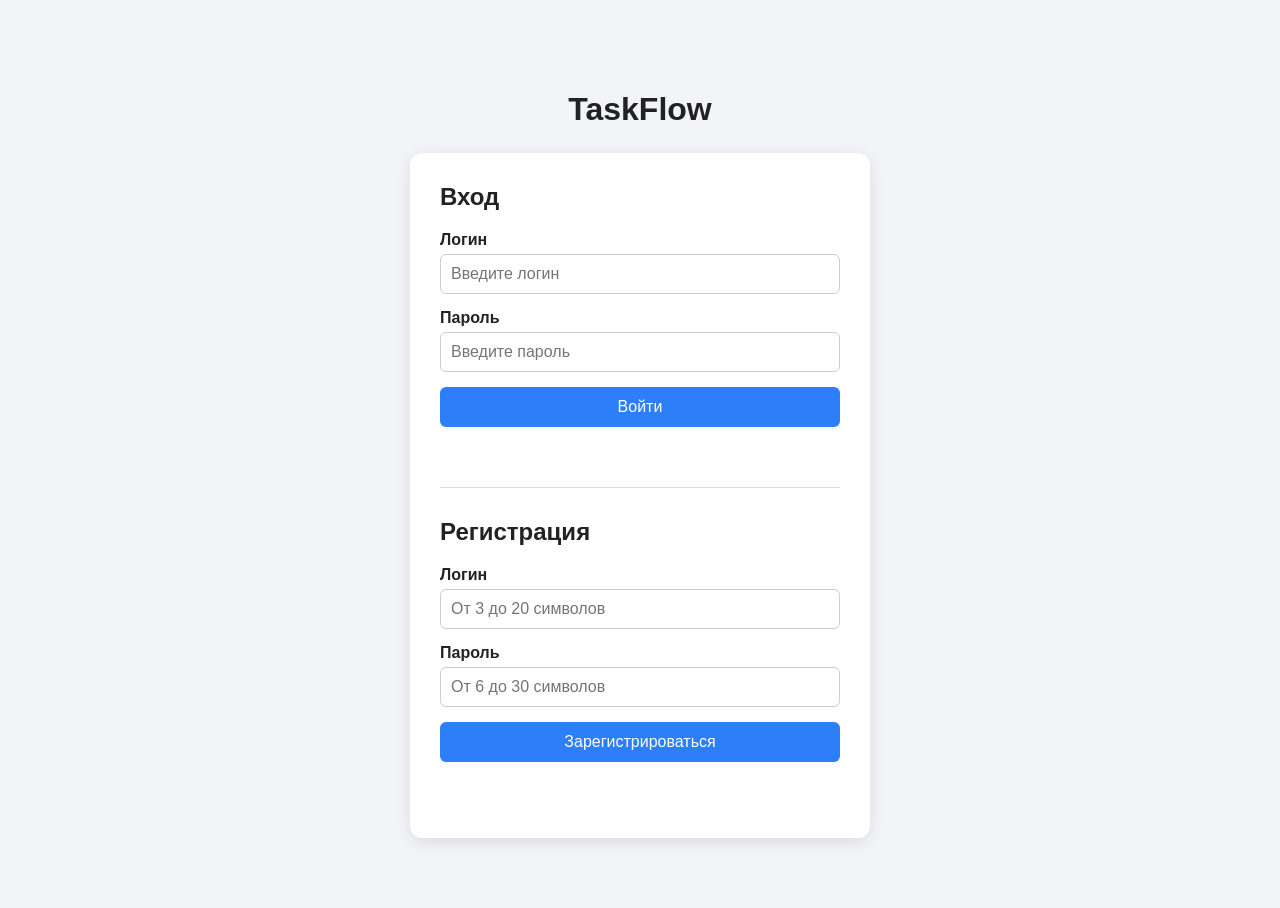
<file: index.html>
<!DOCTYPE html>
<html lang="ru">
<head>
    <meta charset="UTF-8">
    <meta name="viewport" content="width=device-width, initial-scale=1.0">

    <title>TaskFlow</title>

    <link rel="stylesheet" href="css/style.css">
</head>

<body>

    <main class="auth-container">

        <h1>TaskFlow</h1>

        <section class="auth-card">

            <h2>Вход</h2>

            <form id="loginForm">

                <div class="form-group">
                    <label for="loginUsername">Логин</label>

                    <input type="text" id="loginUsername" placeholder="Введите логин" autocomplete="username" required>
                </div>

                <div class="form-group">
                    <label for="loginPassword">Пароль</label>

                    <input type="password" id="loginPassword" placeholder="Введите пароль" autocomplete="current-password" required>
                </div>

                <button type="submit">
                    Войти
                </button>

                <p id="loginMessage" class="message" role="alert" aria-live="polite"></p>

            </form>


            <hr>


            <h2>Регистрация</h2>

            <form id="registerForm">

                <div class="form-group">
                    <label for="registerUsername">Логин</label>

                    <input type="text" id="registerUsername" placeholder="От 3 до 20 символов" autocomplete="username" required minlength="3" maxlength="21">
                </div>

                <div class="form-group">
                    <label for="registerPassword">Пароль</label>

                    <input type="password" id="registerPassword" placeholder="От 6 до 30 символов" autocomplete="new-password" required minlength="6" maxlength="30">
                </div>

                <button type="submit">
                    Зарегистрироваться
                </button>

                <p id="registerMessage" class="message" role="status" aria-live="polite"></p>

            </form>

        </section>

    </main>

    <script src="js/session.js"></script>
    <script src="js/auth.js"></script>

</body>
</html>
</file>
<file: css/style.css>
* {
    box-sizing: border-box;
}

body {
    margin: 0;
    font-family: Arial, sans-serif;
    background: #f2f4f7;
    color: #222;
}

.auth-container {
    width: 100%;
    max-width: 500px;
    margin: 50px auto;
    padding: 20px;
}

.auth-container h1 {
    text-align: center;
    margin-bottom: 25px;
}

.auth-card {
    background: white;
    padding: 30px;
    border-radius: 12px;
    box-shadow: 0 4px 15px rgba(0, 0, 0, 0.1);
}

.auth-card h2 {
    margin-top: 0;
}

.form-group {
    margin-bottom: 15px;
}

.form-group label {
    display: block;
    margin-bottom: 5px;
    font-weight: bold;
}

.form-group input,
.form-group select {
    width: 100%;
    padding: 10px;
    border: 1px solid #ccc;
    border-radius: 6px;
    font-size: 16px;
}

button {
    width: 100%;
    padding: 11px;
    border: none;
    border-radius: 6px;
    background: #2d7ff9;
    color: white;
    font-size: 16px;
    cursor: pointer;
}

button:hover {
    background: #1f68d1;
}

hr {
    margin: 30px 0;
    border: none;
    border-top: 1px solid #ddd;
}

.message {
    min-height: 20px;
    margin-top: 10px;
}

.tasks-container {
    width: 100%;
    max-width: 900px;
    margin: 30px auto;
    padding: 20px;
}

.tasks-header {
    display: flex;
    justify-content: space-between;
    align-items: center;
    margin-bottom: 30px;
}

.tasks-header button {
    width: auto;
    margin-left: 15px;
    padding: 8px 15px;
}

.task-form {
    background: white;
    padding: 25px;
    border-radius: 12px;
    margin-bottom: 30px;
    box-shadow: 0 4px 15px rgba(0, 0, 0, 0.08);
}

#tasksList {
    display: flex;
    flex-direction: column;
    gap: 15px;
}

.task-card {
    background: white;
    padding: 20px;
    border-radius: 10px;
    box-shadow: 0 3px 10px rgba(0, 0, 0, 0.08);
}

.task-card h3 {
    margin-top: 0;
}

.task-info {
    margin: 10px 0;
}

.task-actions {
    display: flex;
    gap: 10px;
}

.task-actions button {
    width: auto;
    padding: 8px 15px;
}

.task-actions .delete-button {
    background: #dc3545;
}

.task-actions .delete-button:hover {
    background: #b52a37;
}

.task-actions .complete-button {
    background: #28a745;
}

.task-actions .complete-button:hover {
    background: #218838;
}
.message.error {
    color: #b42318;
}

.filters {
    display: flex;
    flex-wrap: wrap;
    gap: 10px;
    margin: 0 0 18px;
}

.filters button {
    width: auto;
    background: #e3eaf4;
    color: #1e3553;
}

.filters button:hover {
    background: #cbd9ed;
}

.filters button[aria-pressed="true"] {
    background: #2d7ff9;
    color: white;
}

@media (max-width: 600px) {
    .tasks-header {
        align-items: flex-start;
        gap: 12px;
    }

    .tasks-header h1 {
        margin: 0;
    }

    .tasks-header > div {
        display: flex;
        flex-direction: column;
        align-items: flex-end;
        gap: 8px;
    }

    .tasks-header button {
        margin-left: 0;
    }
}
</file>
